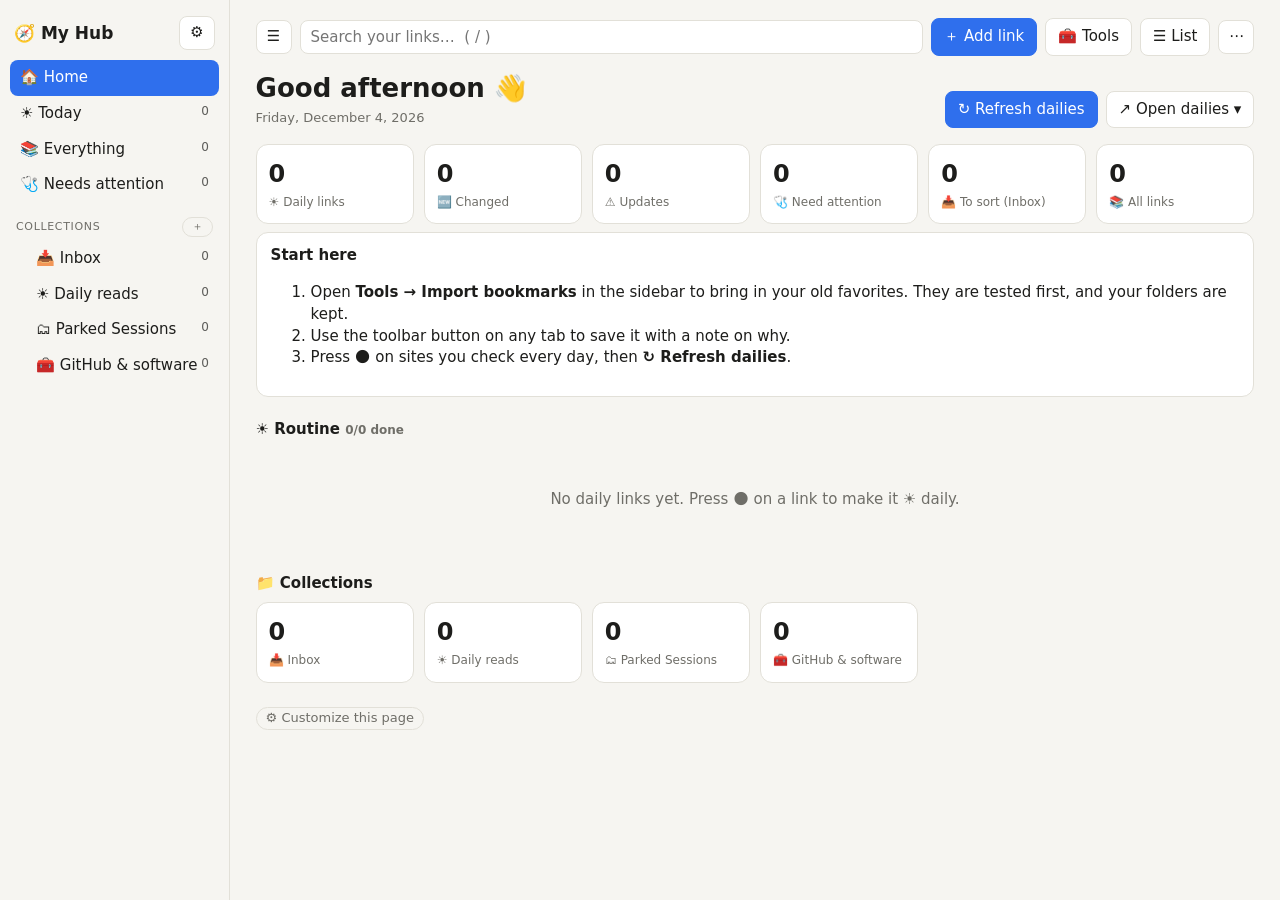
<file: index.html>
<!DOCTYPE html>
<html lang="en"><head><meta charset="utf-8">
<meta name="viewport" content="width=device-width, initial-scale=1, viewport-fit=cover">
<title>My Hub</title>
<style>
:root{--bg:#f6f5f1;--fg:#1d1d1b;--card:#fff;--mut:#6f6e68;--line:#e2e0d8;--acc:#2f6fed;--warn:#c2410c;color-scheme:light;box-sizing:border-box;padding-top:env(safe-area-inset-top,0px);padding-bottom:env(safe-area-inset-bottom,0px)}
@media (prefers-color-scheme:dark){:root:not([data-theme="light"]){--bg:#17171a;--fg:#ececea;--card:#212125;--mut:#9a9a94;--line:#33333a;--acc:#6b9bff;--warn:#fb923c;color-scheme:dark}}
:root[data-theme="dark"]{--bg:#17171a;--fg:#ececea;--card:#212125;--mut:#9a9a94;--line:#33333a;--acc:#6b9bff;--warn:#fb923c;color-scheme:dark}
*{box-sizing:border-box}body{margin:0;background:var(--bg);color:var(--fg);font:15px/1.45 system-ui,-apple-system,"Segoe UI",sans-serif}
.app{display:grid;grid-template-columns:230px 1fr;min-height:100vh}
aside{border-right:1px solid var(--line);padding:16px 10px;position:sticky;top:0;height:100vh;overflow:auto}
aside h1{font-size:17px;margin:0 8px 12px}
.nav{display:flex;justify-content:space-between;width:100%;text-align:left;background:none;border:0;color:var(--fg);padding:7px 10px;border-radius:8px;cursor:pointer;font:inherit}
.nav:hover{background:var(--line)}.nav.on{background:var(--acc);color:#fff}.nav span:last-child{opacity:.7;font-size:12px}
main{padding:20px;max-width:900px;width:100%}
.bar{display:flex;gap:8px;flex-wrap:wrap;margin-bottom:14px}
input,select,textarea,button{font:inherit;color:var(--fg)}
input,select,textarea{background:var(--card);border:1px solid var(--line);border-radius:8px;padding:8px 10px;width:100%}
.bar input{flex:1;min-width:160px;width:auto}
.btn{background:var(--card);border:1px solid var(--line);border-radius:8px;padding:7px 12px;cursor:pointer}
.btn:hover{border-color:var(--acc)}.btn.p{background:var(--acc);border-color:var(--acc);color:#fff}
h2{margin:6px 0 2px;font-size:20px}.sub{color:var(--mut);margin:0 0 14px;font-size:13px}
.card{background:var(--card);border:1px solid var(--line);border-radius:12px;padding:12px 14px;margin-bottom:9px}
.card.done{opacity:.55}
.t{display:flex;gap:8px;align-items:baseline;justify-content:space-between}
.t a{color:var(--fg);font-weight:600;text-decoration:none;word-break:break-word}.t a:hover{color:var(--acc)}
.dom{color:var(--mut);font-size:12px}
.why{margin:4px 0;color:var(--fg)}.why:empty{display:none}
.meta{display:flex;gap:6px;flex-wrap:wrap;align-items:center;margin-top:6px;font-size:12px}
.b{border:1px solid var(--line);border-radius:99px;padding:1px 9px;background:none;cursor:pointer;color:var(--mut)}
.b.s{color:var(--acc);border-color:var(--acc)}.stale{color:var(--warn);border-color:var(--warn)}
.act{display:flex;gap:2px}.act button{background:none;border:0;cursor:pointer;padding:2px 6px;border-radius:6px;font-size:15px}.act button:hover{background:var(--line)}
.empty{color:var(--mut);text-align:center;padding:40px 10px}
dialog{background:var(--card);color:var(--fg);border:1px solid var(--line);border-radius:14px;width:min(520px,94vw);padding:18px}
dialog::backdrop{background:#0008}
label{display:block;font-size:12px;color:var(--mut);margin:10px 0 3px}
.row{display:flex;gap:8px;justify-content:flex-end;margin-top:14px}
.chk{display:flex;gap:8px;align-items:center;margin-top:12px;color:var(--fg);font-size:14px}.chk input{width:auto}

</style><link rel="stylesheet" href="extra.css"><link rel="stylesheet" href="mobile.css"><link rel="manifest" href="manifest.webmanifest"><meta name="theme-color" content="#2f6fed"></head><body>
<div class="app"><aside id="side"></aside><main>
<div class="bar"><input id="q" placeholder="Search title, note, tag, URL…">
<button class="btn p" data-a="new">+ Add</button><button class="btn" data-a="bk">💾 Backup</button></div>
<div id="head"></div><div id="list"></div></main></div>

<dialog id="dEdit"><h3 id="eT" style="margin:0">Link</h3>
<label>URL</label><input id="eU" placeholder="https://…">
<label>Title</label><input id="eN">
<label>Why did I open this? / what is it for</label><textarea id="eW" rows="3"></textarea>
<label>Collection</label><select id="eC"></select>
<label>Status</label><select id="eS"><option value="todo">To do / read</option><option value="doing">In progress</option><option value="ref">Reference</option><option value="done">Done</option></select>
<label>Tags (comma separated)</label><input id="eG">
<label>Installed version (optional, for software)</label><input id="eV">
<div class="chk"><input type="checkbox" id="eD"><span>☀️ Show in Today (daily check)</span></div>
<div class="row"><button class="btn" data-a="close">Cancel</button><button class="btn p" data-a="save">Save</button></div></dialog>

<dialog id="dPaste"><h3 style="margin:0">Paste tabs</h3><p class="sub">One URL per line. Tip: a tab-export extension can copy all open tabs as a list.</p>
<textarea id="pT" rows="9" placeholder="https://…&#10;https://…"></textarea>
<label>Send to</label><select id="pC"></select>
<div class="row"><button class="btn" data-a="close">Cancel</button><button class="btn p" data-a="doPaste">Import</button></div></dialog>

<dialog id="dBack"><h3 style="margin:0">Backup</h3><p class="sub">Data lives only in this browser. Copy this text somewhere safe; paste a saved copy back to restore.</p>
<textarea id="bT" rows="9"></textarea>
<div class="row"><button class="btn" data-a="close">Close</button><button class="btn" data-a="copy">Copy</button><button class="btn p" data-a="restore">Replace data with this text</button></div></dialog>

<dialog id="dAsk"><h3 id="aT" style="margin:0"></h3><p class="sub" id="aM"></p><input id="aI"><div class="row"><button class="btn" id="aNo">Cancel</button><button class="btn p" id="aOk">OK</button></div></dialog>

<script src="shim.js"></script><script src="store.js"></script><script src="core.js"></script><script src="check.js"></script><script src="extra.js"></script><script src="ui.js"></script><script src="backup.js"></script><script src="lists.js"></script><script src="more.js"></script><script src="viewer.js"></script><script src="gallery.js"></script><script src="tools2.js"></script><script src="shell.js"></script><script src="share.js"></script><script>if("serviceWorker"in navigator)navigator.serviceWorker.register("sw.js").catch(()=>{})</script></body></html>
</file>
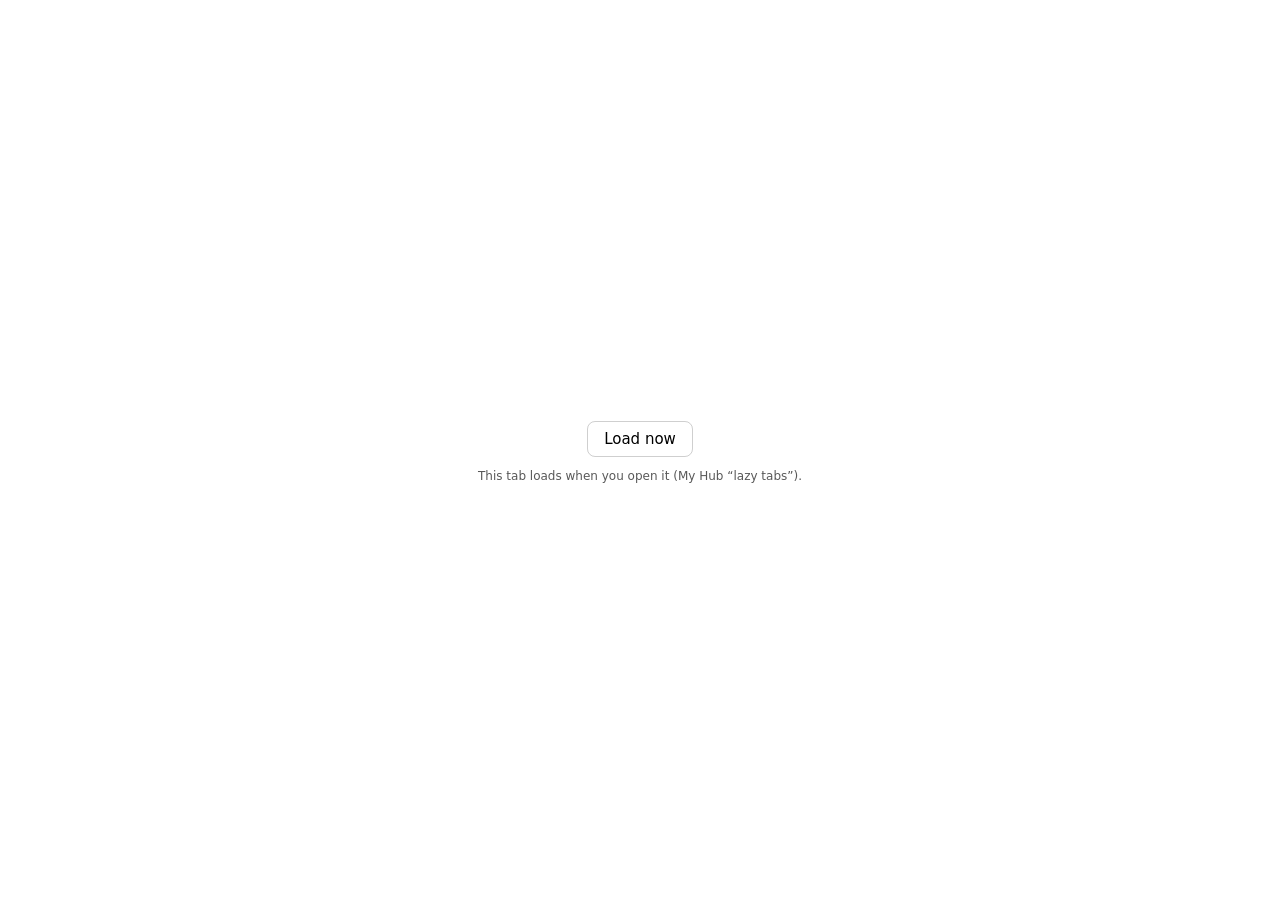
<file: lazy.html>
<!DOCTYPE html><html><head><meta charset="utf-8"><title>…</title><meta name="color-scheme" content="light dark">
<style>body{font:15px system-ui,sans-serif;display:grid;place-items:center;height:100vh;margin:0;background:Canvas;color:CanvasText}div{text-align:center;max-width:560px;padding:20px}h2{margin:0 0 6px}p{opacity:.65;word-break:break-all}button{font:inherit;padding:8px 16px;border-radius:8px;border:1px solid #8886;background:transparent;color:inherit;cursor:pointer}</style></head>
<body><div><h2 id="t"></h2><p id="d"></p><button id="go">Load now</button><p style="font-size:12px">This tab loads when you open it (My Hub “lazy tabs”).</p></div><script src="lazy.js"></script></body></html>
</file>
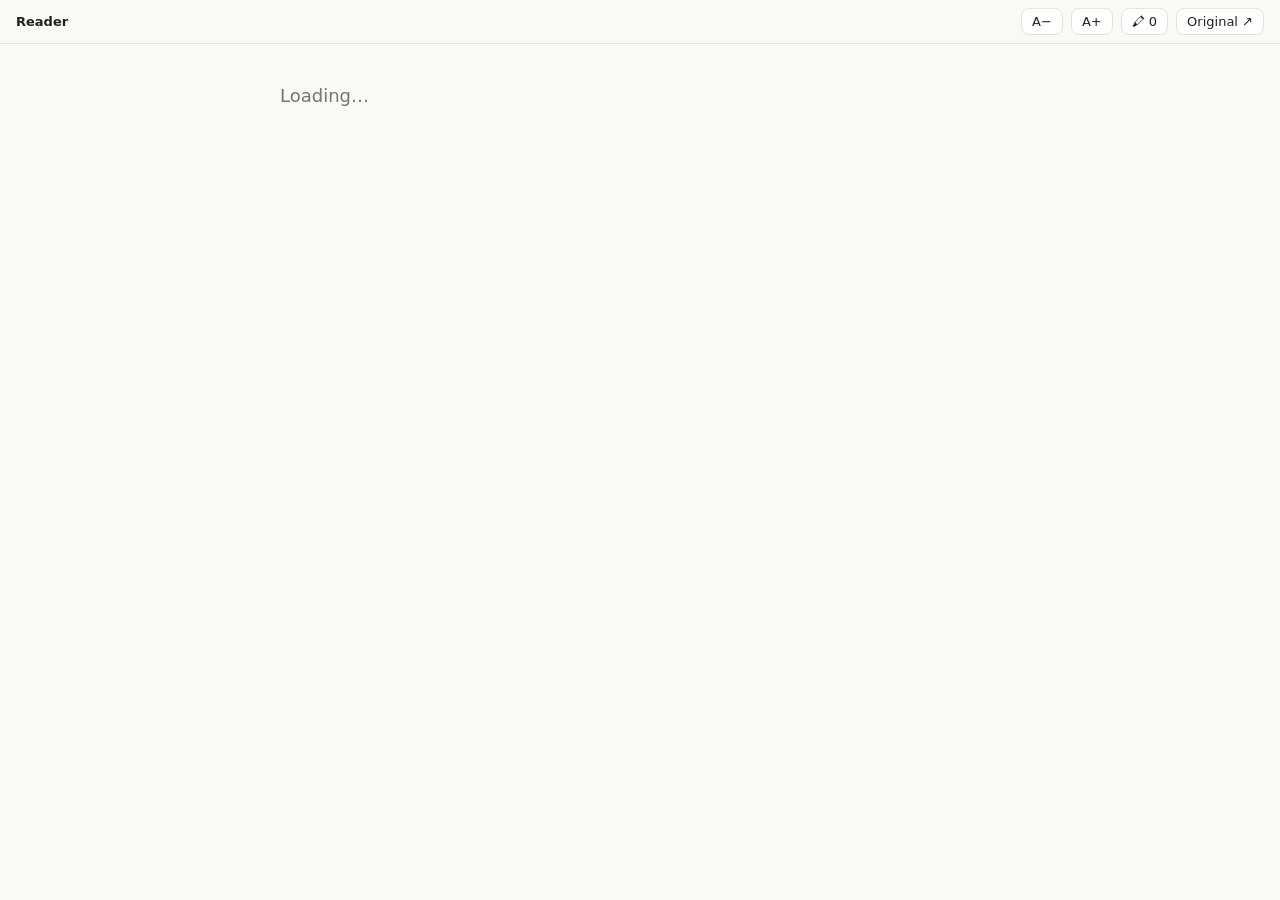
<file: reader.html>
<!DOCTYPE html><html><head><meta charset="utf-8"><title>Reader</title><meta name="color-scheme" content="light dark"><style>
:root{--bg:#faf9f6;--fg:#222;--mut:#77756e;--line:#e4e2da;--acc:#2f6fed;--card:#fff;--fs:18px}
@media(prefers-color-scheme:dark){:root{--bg:#18181b;--fg:#e6e6e3;--mut:#9a9a94;--line:#33333a;--acc:#6b9bff;--card:#222226}}
*{box-sizing:border-box}body{margin:0;background:var(--bg);color:var(--fg);font:var(--fs)/1.7 Georgia,"Times New Roman",serif}
.tb{position:sticky;top:0;z-index:3;display:flex;gap:8px;align-items:center;padding:8px 16px;background:var(--bg);border-bottom:1px solid var(--line);font:13px system-ui,sans-serif}
.tb b{flex:1;overflow:hidden;text-overflow:ellipsis;white-space:nowrap}.tb button,.tb a{font:inherit;color:var(--fg);background:var(--card);border:1px solid var(--line);border-radius:8px;padding:5px 10px;cursor:pointer;text-decoration:none}.tb button:hover,.tb a:hover{border-color:var(--acc)}
.wrap{display:flex;gap:28px;justify-content:center;padding:24px 20px 80px}article{max-width:720px;flex:1;min-width:0}h1{font-size:1.6em;line-height:1.25;margin:0 0 6px}.meta{color:var(--mut);font:13px system-ui,sans-serif;margin-bottom:22px}
article h3{margin:1.4em 0 .4em;line-height:1.3}article p{margin:.7em 0}mark{background:#fde04788;color:inherit;border-radius:3px;padding:0 1px}.m{color:var(--mut);font-family:system-ui,sans-serif}
aside{width:270px;flex:none;font:13px system-ui,sans-serif;position:sticky;top:60px;align-self:flex-start;max-height:calc(100vh - 80px);overflow:auto}aside[hidden]{display:none}
.hl{border:1px solid var(--line);background:var(--card);border-radius:10px;padding:8px 10px;margin-bottom:8px}.hl small{display:block;color:var(--mut)}.hl button{float:right;border:0;background:none;cursor:pointer;color:var(--mut)}
#hb{position:fixed;z-index:9;display:none;background:var(--acc);color:#fff;border:0;border-radius:9px;padding:6px 11px;font:600 13px system-ui,sans-serif;cursor:pointer;box-shadow:0 4px 14px #0005}
</style></head><body>
<div class="tb"><b id="ti">Reader</b><button id="fm" title="Smaller text">A−</button><button id="fp" title="Larger text">A+</button><button id="hp" title="Show or hide your highlights">🖍 <span id="hn">0</span></button><a id="og" target="_blank" rel="noopener" title="Open the original page in a normal tab">Original ↗</a></div>
<div class="wrap"><article id="a"><p class="m">Loading…</p></article><aside id="side" hidden></aside></div>
<button id="hb">🖍 Highlight</button><script src="reader.js"></script></body></html>
</file>
<file: extra.css>
input[type=checkbox],input[type=radio],input[type=file]{width:auto;padding:0}
.snap{display:flex;gap:10px;margin-top:8px;padding:8px;border:1px dashed var(--line);border-radius:8px;font-size:13px}
.snap img{width:72px;height:72px;object-fit:cover;border-radius:6px;flex:none}
.snap ul{margin:4px 0 0 16px;padding:0}.snap li{margin:2px 0}
#dImp{width:min(780px,96vw)}.box{max-height:52vh;overflow:auto}
.grp{margin-top:10px}.ir{display:flex;gap:8px;align-items:baseline;padding:4px 0;border-bottom:1px solid var(--line);font-size:13px;color:var(--fg)}
.ir small{color:var(--mut);word-break:break-all}
fieldset{border:1px solid var(--line);border-radius:8px;margin:12px 0}summary{cursor:pointer}
.nr{display:flex;align-items:center}.nr .nav{flex:1;min-width:0}.tg{width:16px;text-align:center;cursor:pointer;font-style:normal;color:var(--mut);flex:none}
hr.sp{border:0;border-top:1px solid var(--line);margin:8px 4px}
.hero{display:flex;justify-content:space-between;align-items:flex-end;flex-wrap:wrap;gap:10px;margin-bottom:16px}.hero h1{margin:0;font-size:26px;border:0}
.tiles{display:grid;grid-template-columns:repeat(auto-fill,minmax(140px,1fr));gap:10px;margin-bottom:8px}
.tile{background:var(--card);border:1px solid var(--line);border-radius:12px;padding:12px;text-align:left;cursor:pointer;display:flex;flex-direction:column;gap:2px;color:var(--fg);font:inherit}
.tile:hover{border-color:var(--acc)}.tile b{font-size:24px}.tile span{font-size:12px;color:var(--mut)}.tile.w b{color:var(--warn)}
h3.sec{margin:22px 0 8px;font-size:15px}
.fav{width:16px;height:16px;vertical-align:-3px;margin-right:6px;border-radius:3px;flex:none}
.ir2{display:flex;gap:8px;align-items:center;padding:7px 10px;background:var(--card);border:1px solid var(--line);border-radius:10px;margin-bottom:6px}
.ir2 a{font-weight:600;color:var(--fg);text-decoration:none;white-space:nowrap;max-width:34%;overflow:hidden;text-overflow:ellipsis}
.ir2 .dom{overflow:hidden;text-overflow:ellipsis;white-space:nowrap;min-width:0}.ir2 .dom:nth-of-type(1){flex:1}
.pins{display:flex;flex-wrap:wrap;gap:8px}.pin{display:flex;align-items:center;gap:6px;padding:7px 11px;border:1px solid var(--line);border-radius:99px;background:var(--card);color:var(--fg);text-decoration:none;font-size:13px}
#bulk{position:fixed;bottom:14px;left:50%;transform:translateX(-50%);background:var(--card);border:1px solid var(--line);border-radius:12px;padding:8px 12px;gap:8px;align-items:center;box-shadow:0 6px 24px #0005;z-index:5;flex-wrap:wrap;max-width:96vw}
#bulk select{width:auto}.sel{margin-right:6px}.ir a{color:var(--fg)}
#dBk{width:min(720px,96vw)}#dBk .ir span{flex:1}#dBk .ir{align-items:center}
#dLst,#dInv,#dRn,#dTri,#dCp,#dSet{width:min(760px,96vw)}#dPal{width:min(560px,92vw);padding:12px}#dPal input{margin-bottom:8px}
.pr{padding:7px 10px;border-radius:8px;cursor:pointer}.pr.on,.pr:hover{background:var(--line)}
code{background:var(--line);padding:1px 5px;border-radius:5px;font-size:12px}
#viewer{position:fixed;top:0;right:0;bottom:0;width:min(56vw,900px);background:var(--card);border-left:1px solid var(--line);display:flex;flex-direction:column;z-index:4}
#viewer[hidden]{display:none}.vb{display:flex;gap:6px;align-items:center;padding:8px 10px 0;flex-wrap:wrap}.vt{flex:1;min-width:0;overflow:hidden;text-overflow:ellipsis;white-space:nowrap}
#vNote{margin:8px 10px 0;width:auto}#vF{flex:1;border:0;width:100%;background:#fff;margin-top:6px}#vR{flex:1;overflow:auto;padding:14px 22px;line-height:1.55;font-size:15px}
a.btn{text-decoration:none;color:var(--fg);display:inline-block}body.vw .app{margin-right:min(56vw,900px)}
@media(max-width:900px){#viewer{width:100vw}body.vw .app{margin-right:0}}
#list.grid{display:grid;grid-template-columns:repeat(auto-fill,minmax(230px,1fr));gap:18px 16px}#list.grid .empty{grid-column:1/-1}
.gt{position:relative;display:flex;flex-direction:column;gap:8px}.gt.done{opacity:.55}
.th{position:relative;aspect-ratio:16/9;border-radius:12px;overflow:hidden;cursor:pointer;display:flex;align-items:center;justify-content:center;color:#fff}
.th img{position:absolute;inset:0;width:100%;height:100%;object-fit:cover}.th .tl{font-size:44px;font-weight:700;opacity:.85}
.th .td{position:absolute;left:8px;bottom:6px;font-size:11px;background:#0007;padding:1px 6px;border-radius:5px;z-index:1}
.ga{position:absolute;top:6px;right:6px;display:none;gap:3px;z-index:2}.gt:hover .ga{display:flex}.ga button{background:#000b;color:#fff;border:0;border-radius:6px;padding:3px 6px;cursor:pointer;font-size:13px}
.gsel{position:absolute;top:8px;left:8px;z-index:2;width:18px;height:18px;opacity:0;margin:0}.gt:hover .gsel,.gsel:checked{opacity:1}
.gi{display:flex;gap:8px}.gi .fav{margin-top:3px}.gtt{font-weight:600;color:var(--fg);text-decoration:none;display:-webkit-box;-webkit-line-clamp:2;-webkit-box-orient:vertical;overflow:hidden;line-height:1.3}
.gb{display:flex;gap:4px;flex-wrap:wrap;margin-top:4px;font-size:12px}
.rail{display:flex;gap:16px;overflow-x:auto;padding-bottom:10px}.rail .gt{flex:0 0 240px}
#pkb{position:fixed;top:10px;left:50%;transform:translateX(-50%);background:var(--card);border:1px solid var(--line);border-radius:12px;padding:8px 12px;gap:6px;align-items:center;box-shadow:0 6px 24px #0005;z-index:6;display:flex;flex-wrap:wrap;max-width:94vw}
#pkb[hidden]{display:none}.pt{max-width:260px;overflow:hidden;text-overflow:ellipsis;white-space:nowrap;font-weight:600}
#hov{position:fixed;z-index:20;width:300px;background:var(--card);border:1px solid var(--line);border-radius:12px;padding:10px;box-shadow:0 10px 30px #0006;pointer-events:none;font-size:13px}
#hov[hidden]{display:none}#hov img{width:100%;border-radius:8px;margin-bottom:6px}#hov p{margin:6px 0}#hov ul{margin:4px 0 0 16px;padding:0}
mark{background:#fde04788;color:inherit;padding:0 2px;border-radius:3px}
/* ---- shell ---- */
.btn{display:inline-flex;align-items:center;gap:6px;min-height:34px;box-sizing:border-box}.btn.ic{width:36px;justify-content:center;padding:0}
.bar{display:flex;gap:8px;align-items:center;flex-wrap:nowrap}.bar #q{height:34px;min-width:120px}.bar .btn{white-space:nowrap}
.hd{display:flex;justify-content:space-between;align-items:center;gap:12px;margin:2px 0 4px}.hd h2{margin:0}.hdr{display:flex;gap:8px;align-items:center}
.sbt{display:flex;justify-content:space-between;align-items:center;margin:0 4px 10px}.sbt b{font-size:17px}
.sgl{display:flex;justify-content:space-between;align-items:center;margin:14px 6px 4px;font-size:11px;text-transform:uppercase;letter-spacing:.06em;color:var(--mut)}.tg2{cursor:pointer}
body.sbh .app{grid-template-columns:1fr}body.sbh aside{display:none}
.menu{position:fixed;z-index:30;background:var(--card);border:1px solid var(--line);border-radius:12px;padding:6px;min-width:230px;box-shadow:0 10px 30px #0005;display:flex;flex-direction:column}
.menu button{display:flex;gap:10px;align-items:center;text-align:left;background:none;border:0;border-radius:8px;padding:8px 10px;cursor:pointer;color:var(--fg);font:inherit}.menu button:hover{background:var(--line)}.menu hr{border:0;border-top:1px solid var(--line);margin:4px 2px;width:auto}
.sp1{flex:1}.linkb{background:none;border:0;padding:0;color:var(--fg);font-weight:600;cursor:pointer;font:inherit;font-weight:600}.linkb:hover{color:var(--acc)}.fvs{display:inline-flex;gap:2px}
.sgrp{border:1px solid var(--line);border-radius:12px;padding:10px 12px;margin-top:12px}.sgrp>b{display:block;margin-bottom:4px}.hmgrid{display:grid;grid-template-columns:1fr 1fr;gap:0 14px}
.th img.bl{filter:blur(18px) saturate(.8);transform:scale(1.18)}.gt:hover .th img.bm{filter:none;transform:none}#hov img.bl{filter:blur(18px)}

main{max-width:none;width:100%;min-width:0;padding:18px clamp(12px,2vw,32px)}.app{min-height:100vh}
.bar{flex-wrap:wrap}.bar #q{height:34px}
#list.grid{grid-template-columns:repeat(auto-fill,minmax(clamp(200px,16vw,280px),1fr))}
select,option{background-color:var(--card);color:var(--fg)}
.choice{display:block;width:100%;text-align:left;background:var(--card);border:1px solid var(--line);border-radius:12px;padding:12px 14px;margin-top:10px;cursor:pointer;color:var(--fg);font:inherit}.choice:hover{border-color:var(--acc)}.choice b{display:block}.choice small{color:var(--mut)}.choice.bad:hover{border-color:var(--warn)}
.hdr select{width:auto;height:34px}.ga button.on{background:var(--acc)}
.sw{position:relative;flex:1 1 180px;display:flex;min-width:120px}.sw #q{flex:1;width:100%;padding-right:34px}
.qx{position:absolute;right:5px;top:50%;transform:translateY(-50%);width:24px;height:24px;border:0;border-radius:50%;background:var(--line);color:var(--fg);cursor:pointer;font-size:12px;line-height:1;padding:0}.qx:hover{background:var(--acc);color:#fff}.qx[hidden]{display:none}
.med{background:var(--card);border:1px solid var(--line);border-radius:12px;padding:10px 12px;margin-bottom:8px}.mi{display:flex;gap:10px;align-items:center;margin-bottom:8px}.mi b{display:block;overflow:hidden;text-overflow:ellipsis;white-space:nowrap}.mart{width:44px;height:44px;border-radius:8px;object-fit:cover;flex:none}
.mc{display:flex;gap:6px;align-items:center;flex-wrap:wrap}.mc button{background:var(--card);border:1px solid var(--line);border-radius:8px;height:32px;padding:0 10px;cursor:pointer;color:var(--fg);font:inherit}.mc button:hover{border-color:var(--acc)}.mc button.go{background:var(--acc);border-color:var(--acc);color:#fff}
.mc input[type=range]{width:auto;flex:1;min-width:90px;padding:0}.mc .mv{flex:0 0 90px;min-width:70px}
#mediaPop{position:fixed;z-index:25;width:min(560px,94vw);max-height:70vh;overflow:auto;background:var(--bg);border:1px solid var(--line);border-radius:14px;padding:10px;box-shadow:0 12px 34px #0006}#mediaPop[hidden]{display:none}
.ga{flex-wrap:wrap;justify-content:flex-end;max-width:92%}
</file>
<file: mobile.css>
@media(max-width:700px){
 .app{grid-template-columns:1fr!important}
 body:not(.sbh) aside{position:fixed;z-index:50;left:0;top:0;width:82vw;max-width:320px;height:100vh;background:var(--bg);box-shadow:4px 0 24px #0006}
 body.sbh aside{display:none}
 main{padding:12px!important}
}
</file>
